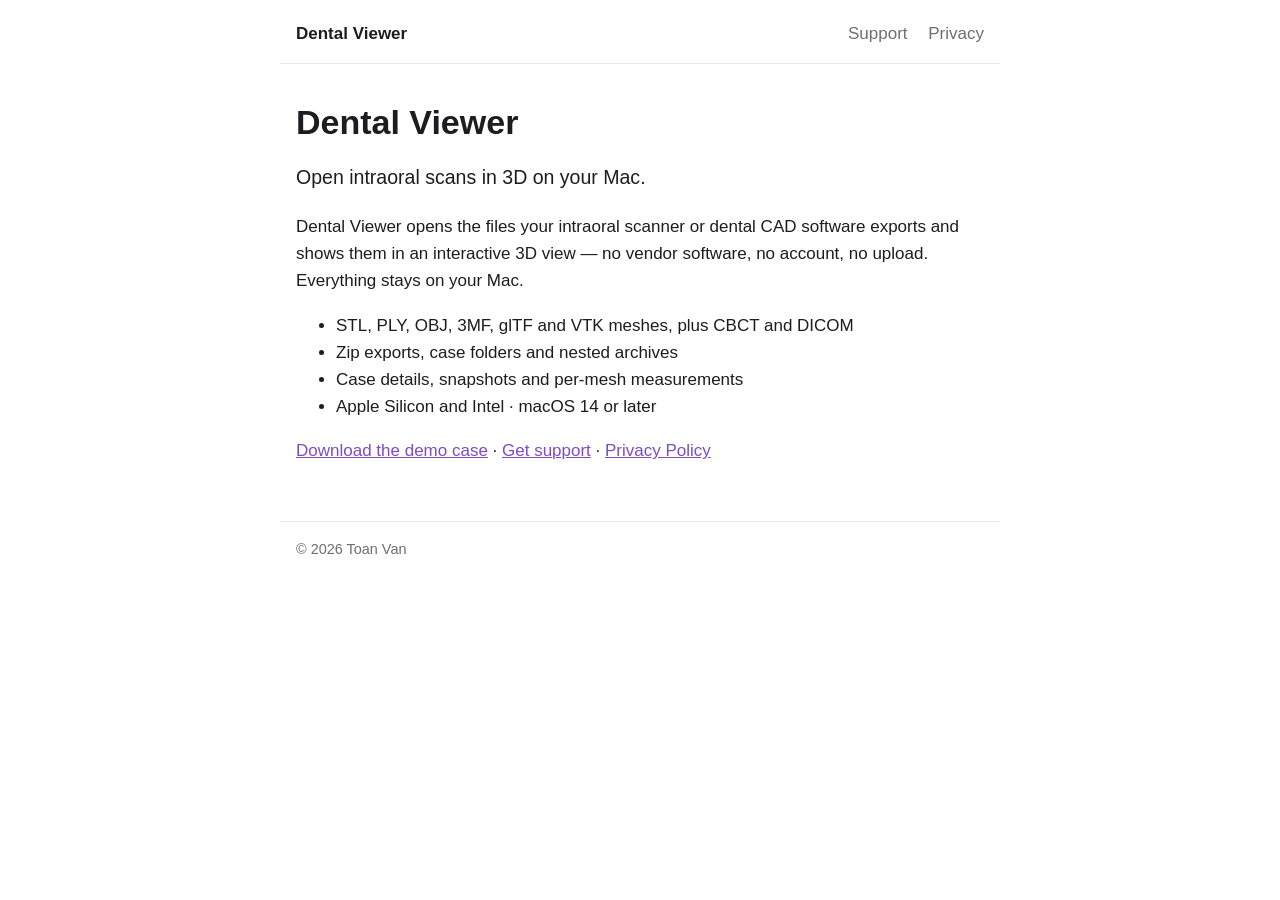
<file: index.html>
<!doctype html>
<html lang="en">
<head>
<meta charset="utf-8">
<meta name="viewport" content="width=device-width, initial-scale=1">
<title>Dental Viewer</title>
<link rel="stylesheet" href="style.css">
</head>
<body>
<header>
  <a class="brand" href="./">Dental Viewer</a>
  <nav><a href="support.html">Support</a> <a href="privacy.html">Privacy</a></nav>
</header>
<main>
  <h1>Dental Viewer</h1>
  <p class="lead">Open intraoral scans in 3D on your Mac.</p>
  <p>Dental Viewer opens the files your intraoral scanner or dental CAD software
  exports and shows them in an interactive 3D view — no vendor software, no
  account, no upload. Everything stays on your Mac.</p>
  <ul>
    <li>STL, PLY, OBJ, 3MF, glTF and VTK meshes, plus CBCT and DICOM</li>
    <li>Zip exports, case folders and nested archives</li>
    <li>Case details, snapshots and per-mesh measurements</li>
    <li>Apple Silicon and Intel · macOS 14 or later</li>
  </ul>
  <p><a href="Dental-Viewer-Demo-Case.zip" download>Download the demo case</a> ·
  <a href="support.html">Get support</a> · <a href="privacy.html">Privacy Policy</a></p>
</main>
<footer>© 2026 Toan Van</footer>
</body>
</html>
</file>
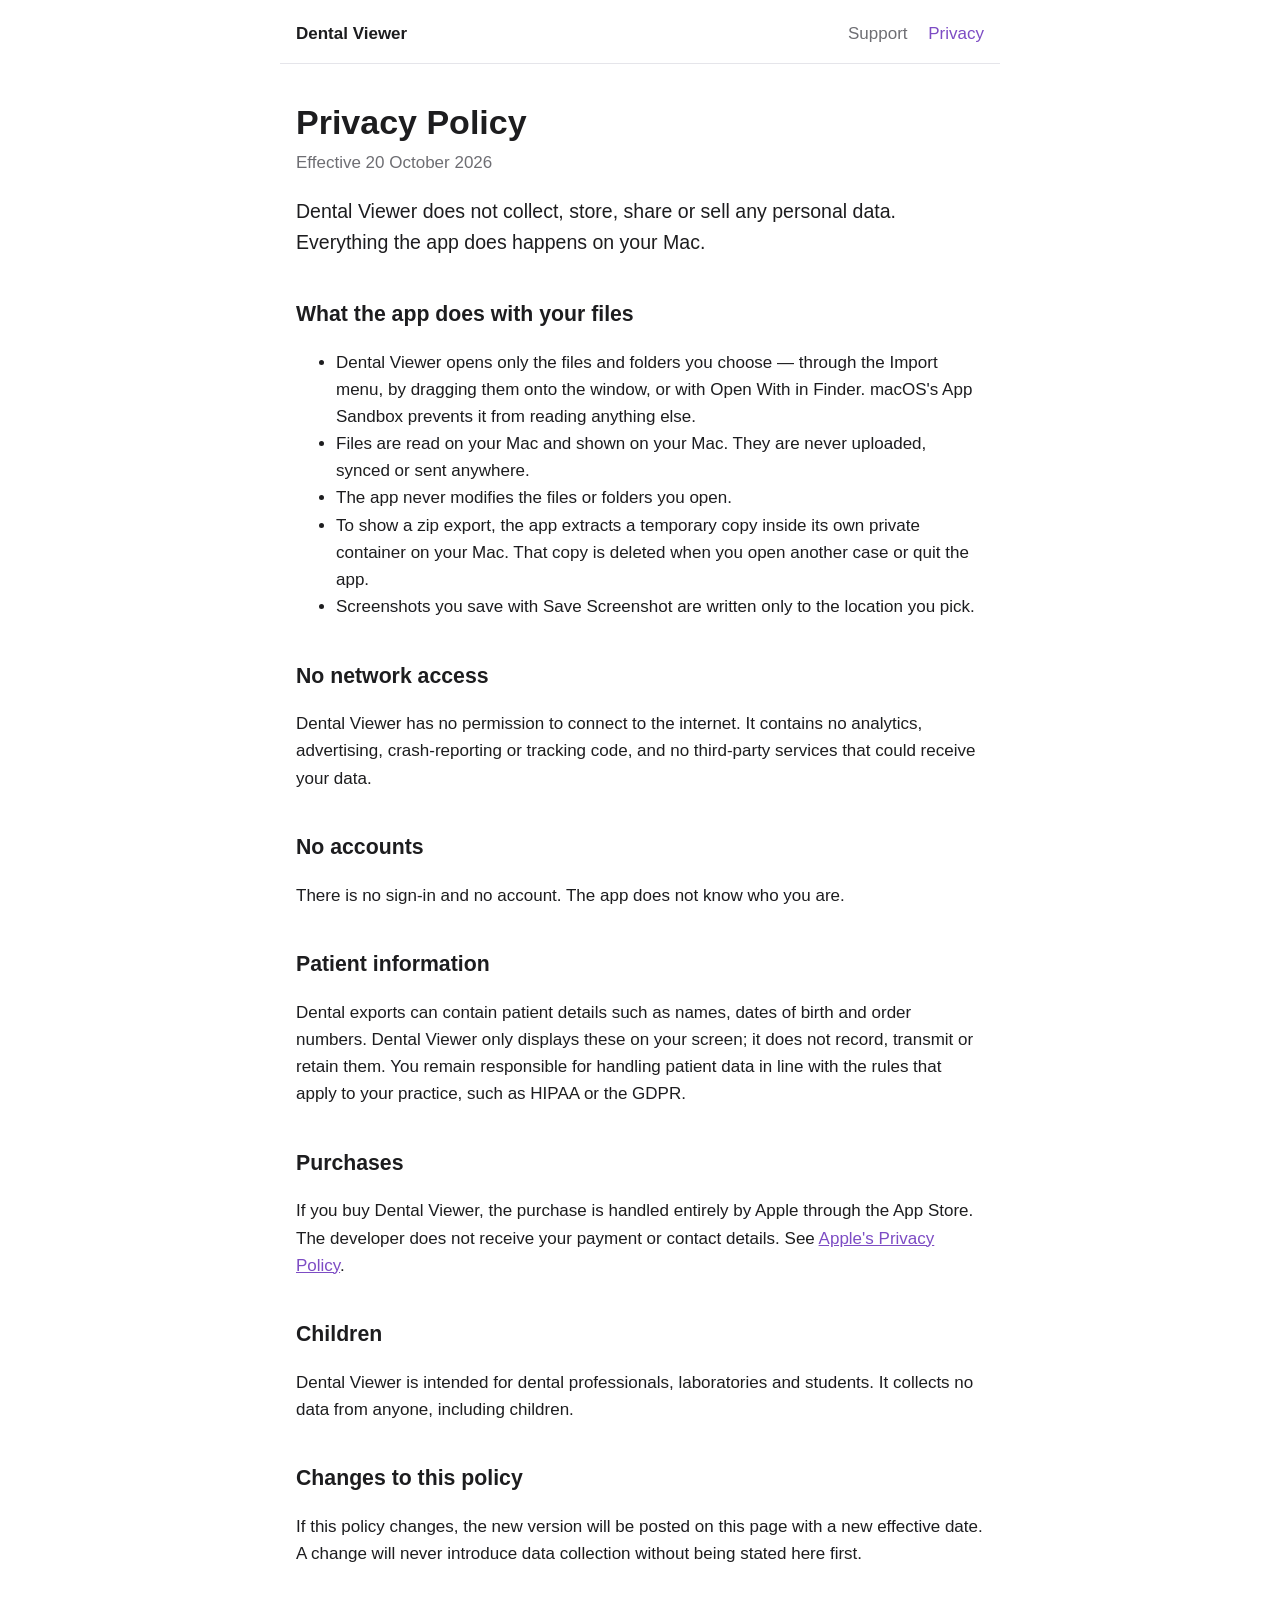
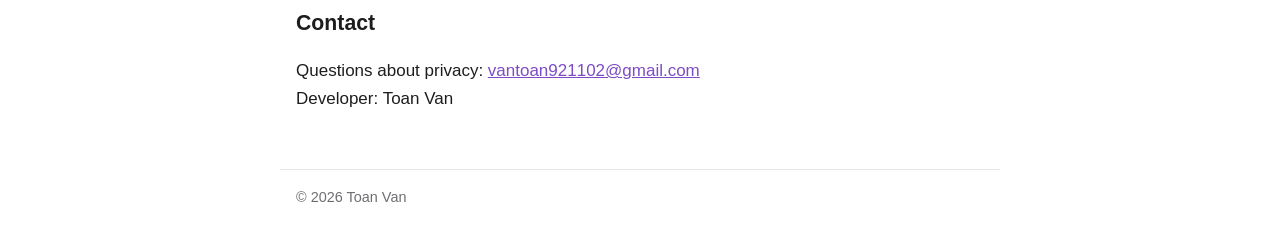
<file: privacy.html>
<!doctype html>
<html lang="en">
<head>
<meta charset="utf-8">
<meta name="viewport" content="width=device-width, initial-scale=1">
<title>Privacy Policy — Dental Viewer</title>
<link rel="stylesheet" href="style.css">
</head>
<body>
<header>
  <a class="brand" href="./">Dental Viewer</a>
  <nav><a href="support.html">Support</a> <a href="privacy.html" aria-current="page">Privacy</a></nav>
</header>
<main>
  <h1>Privacy Policy</h1>
  <p class="meta">Effective 20 October 2026</p>

  <p class="lead">Dental Viewer does not collect, store, share or sell any personal
  data. Everything the app does happens on your Mac.</p>

  <h2>What the app does with your files</h2>
  <ul>
    <li>Dental Viewer opens only the files and folders you choose — through the
      Import menu, by dragging them onto the window, or with Open With in Finder.
      macOS's App Sandbox prevents it from reading anything else.</li>
    <li>Files are read on your Mac and shown on your Mac. They are never uploaded,
      synced or sent anywhere.</li>
    <li>The app never modifies the files or folders you open.</li>
    <li>To show a zip export, the app extracts a temporary copy inside its own
      private container on your Mac. That copy is deleted when you open another
      case or quit the app.</li>
    <li>Screenshots you save with Save Screenshot are written only to the location
      you pick.</li>
  </ul>

  <h2>No network access</h2>
  <p>Dental Viewer has no permission to connect to the internet. It contains no
  analytics, advertising, crash-reporting or tracking code, and no third-party
  services that could receive your data.</p>

  <h2>No accounts</h2>
  <p>There is no sign-in and no account. The app does not know who you are.</p>

  <h2>Patient information</h2>
  <p>Dental exports can contain patient details such as names, dates of birth and
  order numbers. Dental Viewer only displays these on your screen; it does not
  record, transmit or retain them. You remain responsible for handling patient
  data in line with the rules that apply to your practice, such as HIPAA or the
  GDPR.</p>

  <h2>Purchases</h2>
  <p>If you buy Dental Viewer, the purchase is handled entirely by Apple through
  the App Store. The developer does not receive your payment or contact details.
  See <a href="https://www.apple.com/legal/privacy/">Apple's Privacy Policy</a>.</p>

  <h2>Children</h2>
  <p>Dental Viewer is intended for dental professionals, laboratories and students.
  It collects no data from anyone, including children.</p>

  <h2>Changes to this policy</h2>
  <p>If this policy changes, the new version will be posted on this page with a new
  effective date. A change will never introduce data collection without being
  stated here first.</p>

  <h2>Contact</h2>
  <p>Questions about privacy: <a href="mailto:vantoan921102@gmail.com">vantoan921102@gmail.com</a><br>
  Developer: Toan Van</p>
</main>
<footer>© 2026 Toan Van</footer>
</body>
</html>
</file>
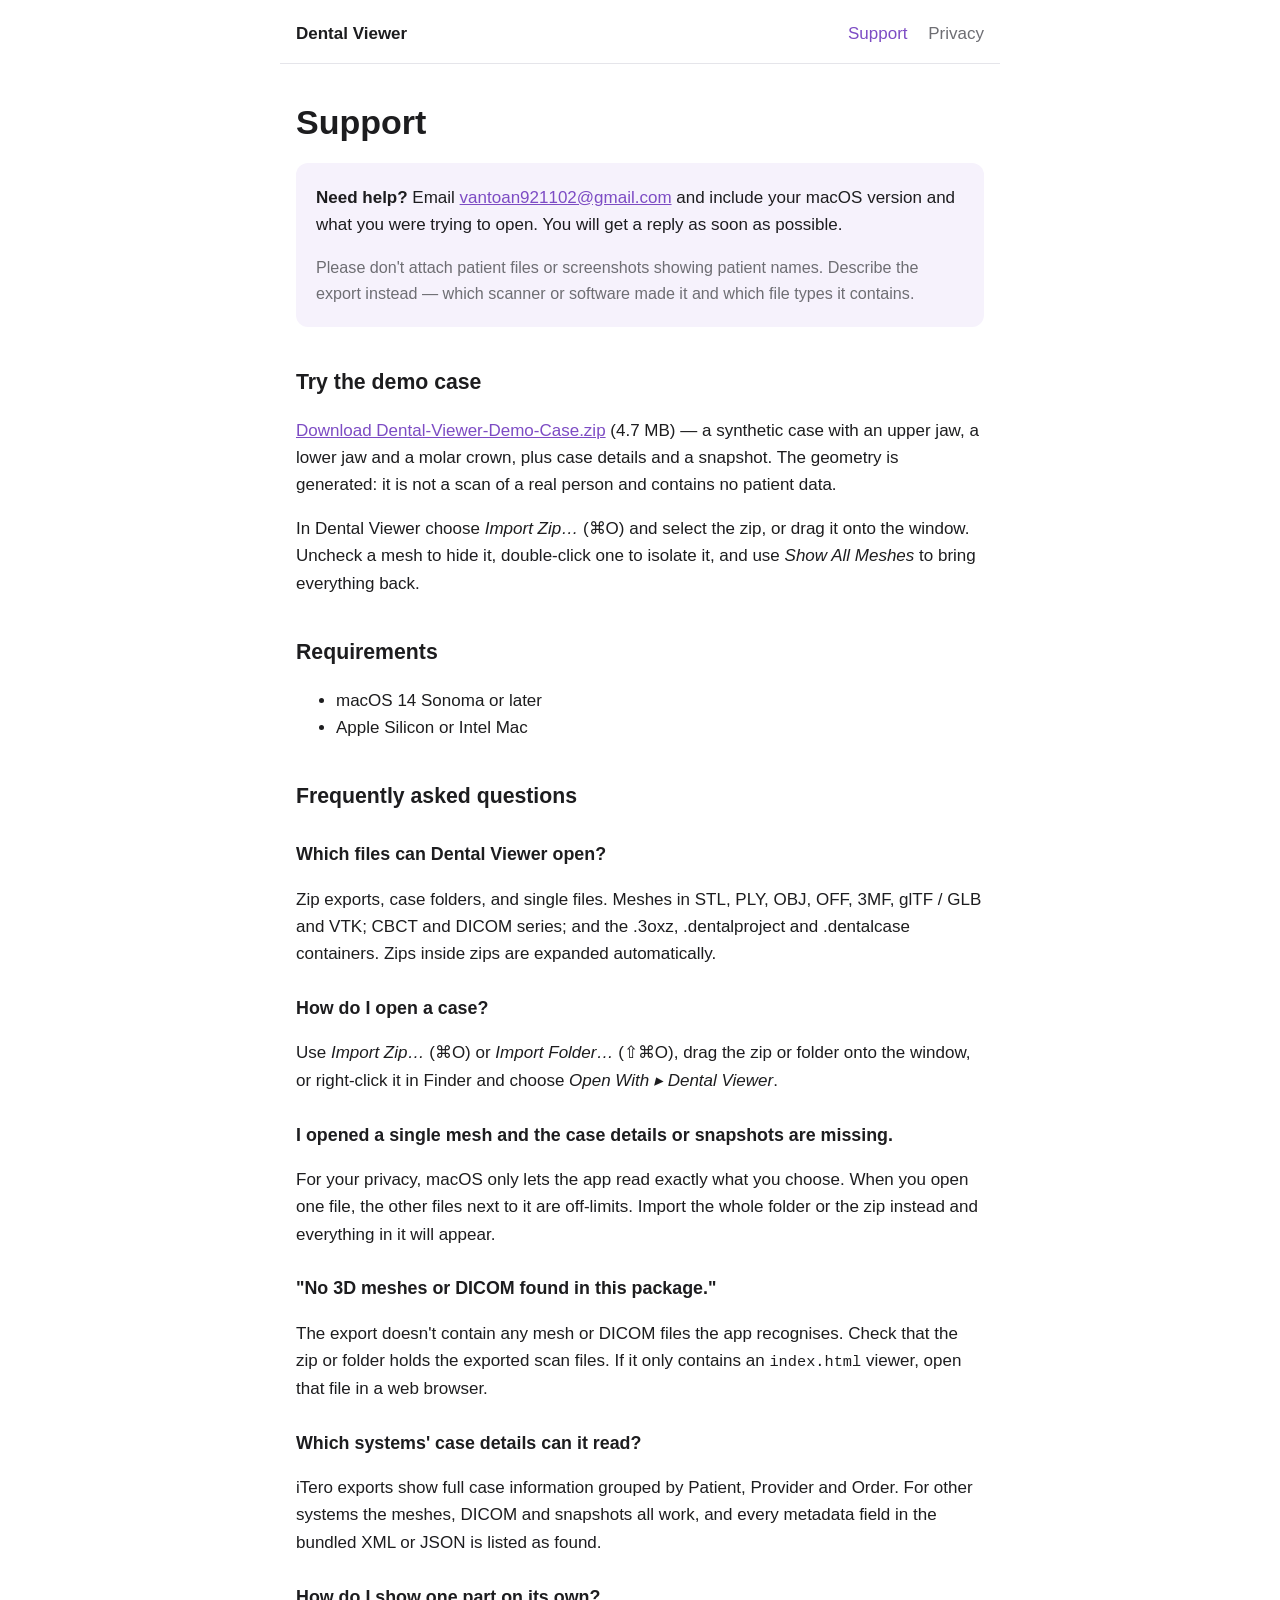
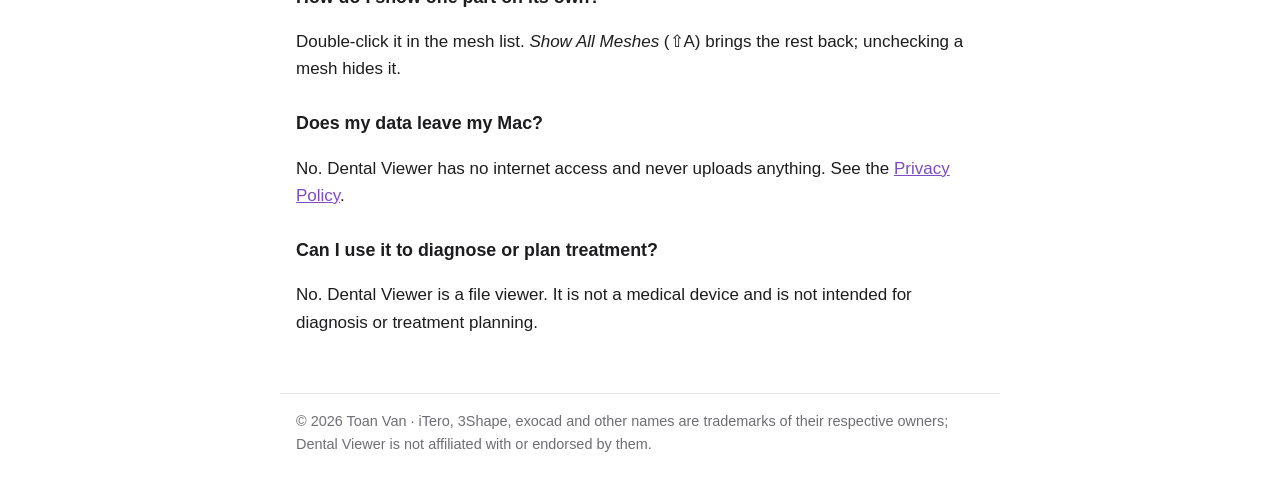
<file: support.html>
<!doctype html>
<html lang="en">
<head>
<meta charset="utf-8">
<meta name="viewport" content="width=device-width, initial-scale=1">
<title>Support — Dental Viewer</title>
<link rel="stylesheet" href="style.css">
</head>
<body>
<header>
  <a class="brand" href="./">Dental Viewer</a>
  <nav><a href="support.html" aria-current="page">Support</a> <a href="privacy.html">Privacy</a></nav>
</header>
<main>
  <h1>Support</h1>

  <div class="card">
    <p><strong>Need help?</strong> Email
    <a href="mailto:vantoan921102@gmail.com?subject=Dental%20Viewer%20support">vantoan921102@gmail.com</a>
    and include your macOS version and what you were trying to open.
    You will get a reply as soon as possible.</p>
    <p class="note">Please don't attach patient files or screenshots showing patient
    names. Describe the export instead — which scanner or software made it and
    which file types it contains.</p>
  </div>

  <h2>Try the demo case</h2>
  <p><a href="Dental-Viewer-Demo-Case.zip" download>Download Dental-Viewer-Demo-Case.zip</a>
  (4.7 MB) — a synthetic case with an upper jaw, a lower jaw and a molar crown,
  plus case details and a snapshot. The geometry is generated: it is not a scan
  of a real person and contains no patient data.</p>
  <p>In Dental Viewer choose <em>Import Zip…</em> (⌘O) and select the zip, or
  drag it onto the window. Uncheck a mesh to hide it, double-click one to
  isolate it, and use <em>Show All Meshes</em> to bring everything back.</p>

  <h2>Requirements</h2>
  <ul>
    <li>macOS 14 Sonoma or later</li>
    <li>Apple Silicon or Intel Mac</li>
  </ul>

  <h2>Frequently asked questions</h2>

  <h3>Which files can Dental Viewer open?</h3>
  <p>Zip exports, case folders, and single files. Meshes in STL, PLY, OBJ, OFF,
  3MF, glTF / GLB and VTK; CBCT and DICOM series; and the .3oxz, .dentalproject
  and .dentalcase containers. Zips inside zips are expanded automatically.</p>

  <h3>How do I open a case?</h3>
  <p>Use <em>Import Zip…</em> (⌘O) or <em>Import Folder…</em> (⇧⌘O), drag the
  zip or folder onto the window, or right-click it in Finder and choose
  <em>Open With ▸ Dental Viewer</em>.</p>

  <h3>I opened a single mesh and the case details or snapshots are missing.</h3>
  <p>For your privacy, macOS only lets the app read exactly what you choose. When
  you open one file, the other files next to it are off-limits. Import the whole
  folder or the zip instead and everything in it will appear.</p>

  <h3>"No 3D meshes or DICOM found in this package."</h3>
  <p>The export doesn't contain any mesh or DICOM files the app recognises. Check
  that the zip or folder holds the exported scan files. If it only contains an
  <code>index.html</code> viewer, open that file in a web browser.</p>

  <h3>Which systems' case details can it read?</h3>
  <p>iTero exports show full case information grouped by Patient, Provider and
  Order. For other systems the meshes, DICOM and snapshots all work, and every
  metadata field in the bundled XML or JSON is listed as found.</p>

  <h3>How do I show one part on its own?</h3>
  <p>Double-click it in the mesh list. <em>Show All Meshes</em> (⇧A) brings the rest
  back; unchecking a mesh hides it.</p>

  <h3>Does my data leave my Mac?</h3>
  <p>No. Dental Viewer has no internet access and never uploads anything. See the
  <a href="privacy.html">Privacy Policy</a>.</p>

  <h3>Can I use it to diagnose or plan treatment?</h3>
  <p>No. Dental Viewer is a file viewer. It is not a medical device and is not
  intended for diagnosis or treatment planning.</p>
</main>
<footer>© 2026 Toan Van · iTero, 3Shape, exocad and other names are trademarks of
their respective owners; Dental Viewer is not affiliated with or endorsed by them.</footer>
</body>
</html>
</file>
<file: style.css>
:root {
  --bg: #ffffff;
  --fg: #1d1d1f;
  --muted: #6e6e73;
  --accent: #7d4cc4;
  --line: #e5e5ea;
  --card: #f6f2fc;
}
@media (prefers-color-scheme: dark) {
  :root {
    --bg: #1b1f24;
    --fg: #f2f2f7;
    --muted: #a1a1a6;
    --accent: #b794f0;
    --line: #2c3138;
    --card: #262033;
  }
}
* { box-sizing: border-box; }
body {
  margin: 0;
  background: var(--bg);
  color: var(--fg);
  font: 17px/1.6 -apple-system, BlinkMacSystemFont, "Segoe UI", Helvetica, Arial, sans-serif;
}
header, main, footer { max-width: 720px; margin: 0 auto; padding: 0 16px; }
header {
  display: flex; justify-content: space-between; align-items: center;
  padding-top: 20px; padding-bottom: 16px; border-bottom: 1px solid var(--line);
}
.brand { font-weight: 600; color: var(--fg); text-decoration: none; }
nav a { margin-left: 16px; color: var(--muted); text-decoration: none; }
nav a[aria-current="page"], nav a:hover { color: var(--accent); }
main { padding-top: 24px; padding-bottom: 40px; }
h1 { font-size: 2em; line-height: 1.2; margin: 0.4em 0 0.2em; }
h2 { font-size: 1.25em; margin-top: 1.8em; }
h3 { font-size: 1.05em; margin: 1.5em 0 0.3em; }
a { color: var(--accent); }
.meta { color: var(--muted); margin-top: 0; }
.lead { font-size: 1.15em; }
.card { background: var(--card); border-radius: 12px; padding: 4px 20px; margin: 20px 0; }
.note { color: var(--muted); font-size: 0.95em; }
code { font-family: ui-monospace, Menlo, monospace; font-size: 0.9em; }
footer {
  color: var(--muted); font-size: 0.85em;
  padding-top: 16px; padding-bottom: 32px; border-top: 1px solid var(--line);
}
</file>
